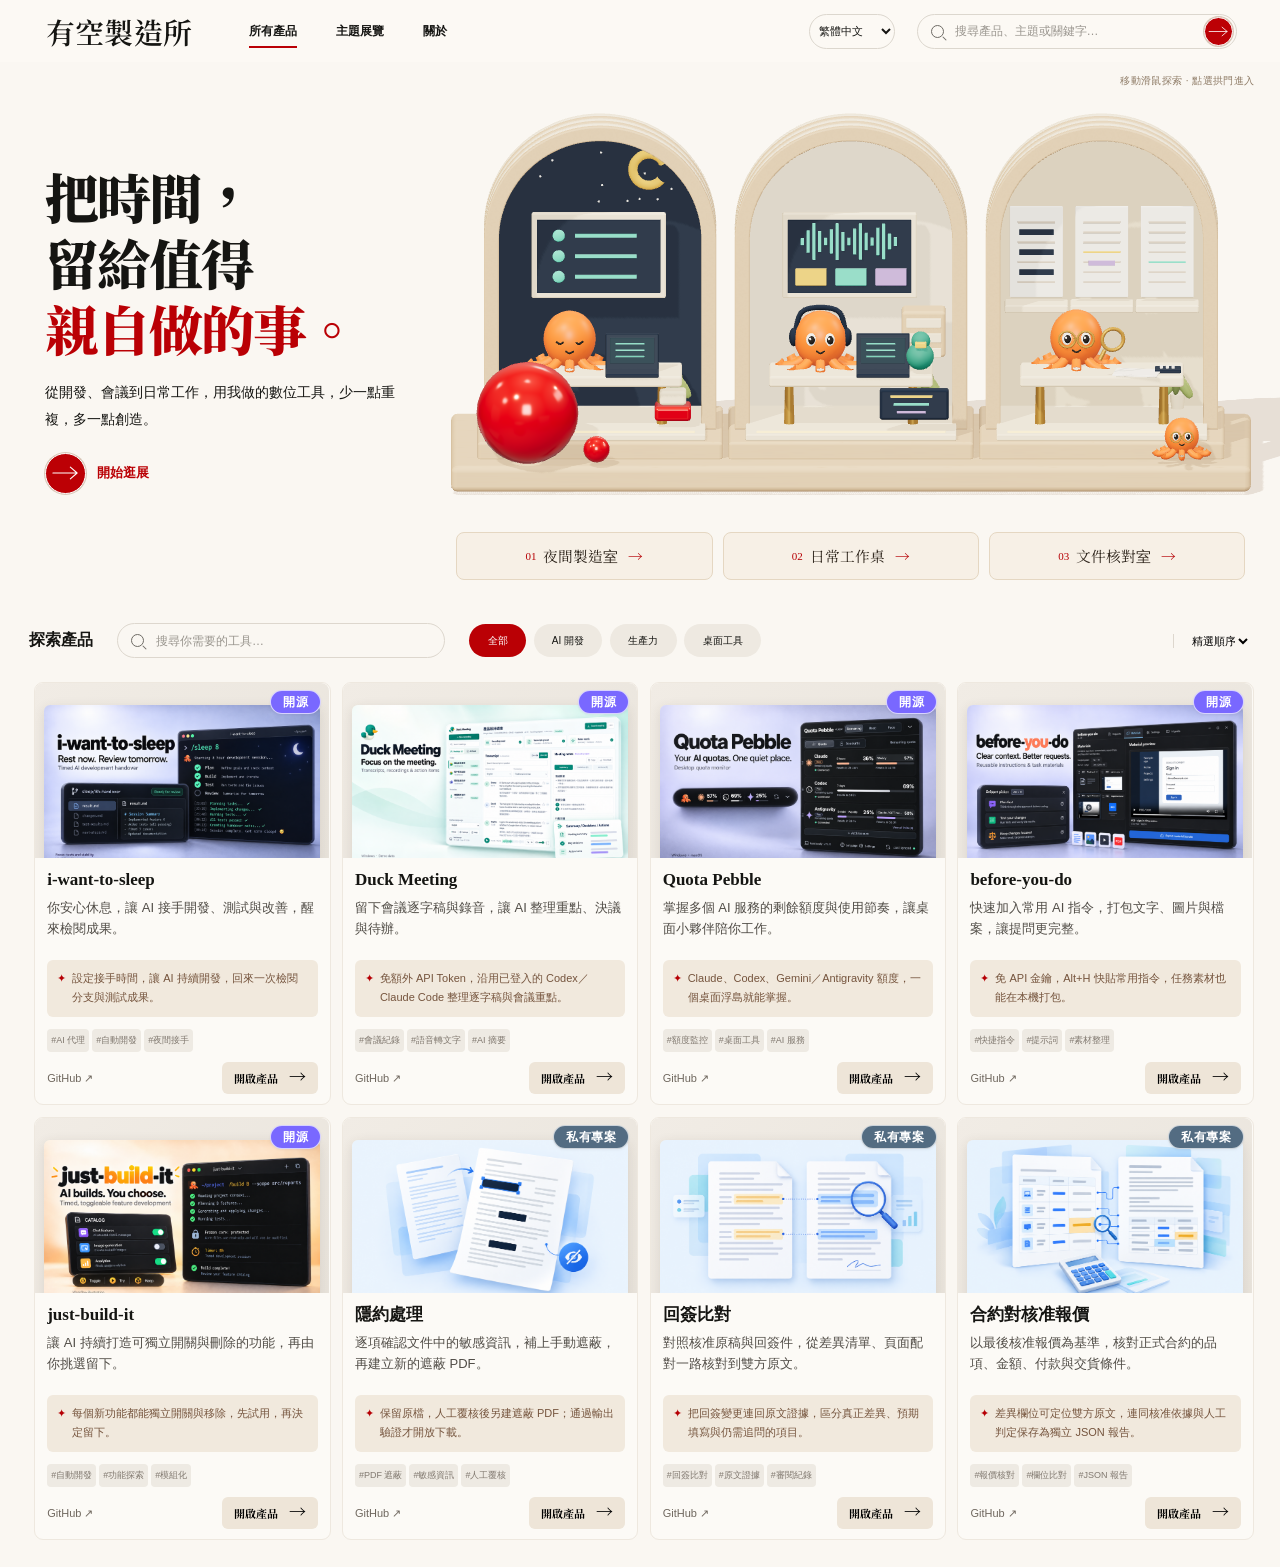
<file: index.html>
<!doctype html><html lang="zh-Hant"><meta charset="utf-8"><meta name="viewport" content="width=device-width, initial-scale=1"><title>有空製造所 — Arthur Wang 的數位產品展覽</title><meta name="description" content="探索 Arthur Wang 製作的數位產品：AI 開發、會議記錄、合約核對與桌面工具。">
<link rel="stylesheet" href="prototype.css"><link rel="stylesheet" href="portal-world.css">
<header><a href="#"><b>有空製造所</b></a><nav><a href="#products">所有產品</a><a href="#exhibition" id="nav-exhibition">主題展覽</a><a href="#about" id="about">關於</a></nav><div class="header-search"><span class="search-icon" aria-hidden="true"></span><input id="global-search" placeholder="搜尋產品、主題或關鍵字…" aria-label="全站搜尋"><button class="search-submit round-arrow" aria-label="查看搜尋結果"><svg viewBox="0 0 32 24" aria-hidden="true" focusable="false"><path d="M3 12h25m-7-6 7 6-7 6"/></svg></button></div></header>
<main><section class="hero"><div class="intro"><h1>把時間，<br>留給值得<br><span class="red">親自做的事。</span></h1><p>從開發、會議到日常工作，用我做的數位工具，少一點重複，多一點創造。</p><a class="primary" href="#products"><span class="circle round-arrow" aria-hidden="true"><svg viewBox="0 0 32 24" aria-hidden="true" focusable="false"><path d="M3 12h25m-7-6 7 6-7 6"/></svg></span>探索所有產品</a></div><section class="feature" id="exhibition" aria-label="主題展覽">
 <img class="exhibition-art" src="portal-world-fallback.png" alt="章魚策展人：章魚角色、產品情境展框與暖白紅色雕塑">
 <div class="exhibition-copy" id="exhibition-panel" role="tabpanel" aria-labelledby="exhibition-tab-0">
  <p class="exhibition-eyebrow">主題展覽 <span id="exhibition-number">01</span></p>
  <h2><span id="exhibition-title">讓工具接手</span><span id="exhibition-english" lang="en">Made for Your Day</span></h2>
  <p id="exhibition-subtitle">當重複的事交給工具，<br>你想把時間留給什麼？</p>
  <div class="exhibition-curator"><p>策展人 <span id="exhibition-curator">Arthur Wang</span></p><p id="exhibition-note">從夜間開發、會議紀錄到桌面陪伴，<br>八件源自真實需求的數位作品，<br>讓日常工作，多一點從容。</p></div>
  <button class="exhibition-link" id="enter">進入展覽 <span aria-hidden="true">→</span></button>
 </div>
 <p class="exhibition-motto" lang="en">LESS<br>BUSY.<br>MORE<br>POSSIBILITY.</p>
 <div class="exhibition-tabs" role="tablist" aria-label="選擇主題展覽"><button id="exhibition-tab-0" role="tab" aria-selected="true" aria-controls="exhibition-panel" tabindex="0" data-slide="0">01</button><button id="exhibition-tab-1" role="tab" aria-selected="false" aria-controls="exhibition-panel" tabindex="-1" data-slide="1">02</button><button id="exhibition-tab-2" role="tab" aria-selected="false" aria-controls="exhibition-panel" tabindex="-1" data-slide="2">03</button></div>
</section></section>
<section id="products"><div class="toolbar"><b>探索產品</b><label class="product-search"><span class="search-icon" aria-hidden="true"></span><input id="search" placeholder="搜尋你需要的工具…" aria-label="搜尋產品"></label><div class="chips" id="categories"></div><select id="sort" aria-label="產品排序"><option value="default">精選順序</option><option value="category">類別排序</option><option value="name">名稱排序</option></select><small id="count" aria-live="polite"></small></div><div class="grid"><article class="card" data-id="i-want-to-sleep" data-category="AI 開發" data-order="1">
 <div class="product-visual"><div class="product-preview"><img src="products/i-want-to-sleep-marketplace-v2.png" alt="i-want-to-sleep 產品情境示意圖，參考 README 原圖生成"></div><span class="product-badge product-badge--opensource">開源</span></div>
 <div class="card-copy"><h3>i-want-to-sleep</h3><p>你安心休息，讓 AI 接手開發、測試與改善，醒來檢閱成果。</p><p class="product-highlight"><span aria-hidden="true">✦</span><span>設定接手時間，讓 AI 持續開發，回來一次檢閱分支與測試成果。</span></p></div>
 <footer><small><span class="tag">#AI 代理</span><span class="tag">#自動開發</span><span class="tag">#夜間接手</span></small><div class="card-actions"><a class="card-github" href="https://github.com/jaylooloomi/i-want-to-sleep" target="_blank" rel="noopener noreferrer" aria-label="i-want-to-sleep GitHub（另開分頁）" title="查看 GitHub">GitHub ↗</a><button class="open" aria-label="開啟產品：i-want-to-sleep">開啟產品 <span aria-hidden="true">→</span></button></div></footer>
</article>
<article class="card" data-id="i-want-to-duck-meeting" data-category="生產力" data-order="2">
 <div class="product-visual"><div class="product-preview"><img src="products/i-want-to-duck-meeting-marketplace-v2.png" alt="Duck Meeting 產品情境示意圖，參考 README 原圖生成"></div><span class="product-badge product-badge--opensource">開源</span></div>
 <div class="card-copy"><h3>Duck Meeting</h3><p>留下會議逐字稿與錄音，讓 AI 整理重點、決議與待辦。</p><p class="product-highlight"><span aria-hidden="true">✦</span><span>免額外 API Token，沿用已登入的 Codex／Claude Code 整理逐字稿與會議重點。</span></p></div>
 <footer><small><span class="tag">#會議紀錄</span><span class="tag">#語音轉文字</span><span class="tag">#AI 摘要</span></small><div class="card-actions"><a class="card-github" href="https://github.com/jaylooloomi/i-want-to-duck-meeting" target="_blank" rel="noopener noreferrer" aria-label="Duck Meeting GitHub（另開分頁）" title="查看 GitHub">GitHub ↗</a><button class="open" aria-label="開啟產品：Duck Meeting">開啟產品 <span aria-hidden="true">→</span></button></div></footer>
</article>
<article class="card" data-id="quota-pebble" data-category="桌面工具" data-order="3">
 <div class="product-visual"><div class="product-preview"><img src="products/quota-pebble-marketplace-v2.png" alt="Quota Pebble 產品情境示意圖，參考 README 原圖生成"></div><span class="product-badge product-badge--opensource">開源</span></div>
 <div class="card-copy"><h3>Quota Pebble</h3><p>掌握多個 AI 服務的剩餘額度與使用節奏，讓桌面小夥伴陪你工作。</p><p class="product-highlight"><span aria-hidden="true">✦</span><span>Claude、Codex、Gemini／Antigravity 額度，一個桌面浮島就能掌握。</span></p></div>
 <footer><small><span class="tag">#額度監控</span><span class="tag">#桌面工具</span><span class="tag">#AI 服務</span></small><div class="card-actions"><a class="card-github" href="https://github.com/jaylooloomi/quota-pebble" target="_blank" rel="noopener noreferrer" aria-label="Quota Pebble GitHub（另開分頁）" title="查看 GitHub">GitHub ↗</a><button class="open" aria-label="開啟產品：Quota Pebble">開啟產品 <span aria-hidden="true">→</span></button></div></footer>
</article>
<article class="card" data-id="before-you-do" data-category="生產力" data-order="4">
 <div class="product-visual"><div class="product-preview"><img src="products/before-you-do-marketplace-v2.png" alt="before-you-do 產品情境示意圖，參考 README 原圖生成"></div><span class="product-badge product-badge--opensource">開源</span></div>
 <div class="card-copy"><h3>before-you-do</h3><p>快速加入常用 AI 指令，打包文字、圖片與檔案，讓提問更完整。</p><p class="product-highlight"><span aria-hidden="true">✦</span><span>免 API 金鑰，Alt+H 快貼常用指令，任務素材也能在本機打包。</span></p></div>
 <footer><small><span class="tag">#快捷指令</span><span class="tag">#提示詞</span><span class="tag">#素材整理</span></small><div class="card-actions"><a class="card-github" href="https://github.com/jaylooloomi/before-you-do" target="_blank" rel="noopener noreferrer" aria-label="before-you-do GitHub（另開分頁）" title="查看 GitHub">GitHub ↗</a><button class="open" aria-label="開啟產品：before-you-do">開啟產品 <span aria-hidden="true">→</span></button></div></footer>
</article>
<article class="card" data-id="just-build-it" data-category="AI 開發" data-order="5">
 <div class="product-visual"><div class="product-preview"><img src="products/just-build-it-marketplace-v2.png" alt="just-build-it 產品情境示意圖，參考 README 原圖生成"></div><span class="product-badge product-badge--opensource">開源</span></div>
 <div class="card-copy"><h3>just-build-it</h3><p>讓 AI 持續打造可獨立開關與刪除的功能，再由你挑選留下。</p><p class="product-highlight"><span aria-hidden="true">✦</span><span>每個新功能都能獨立開關與移除，先試用，再決定留下。</span></p></div>
 <footer><small><span class="tag">#自動開發</span><span class="tag">#功能探索</span><span class="tag">#模組化</span></small><div class="card-actions"><a class="card-github" href="https://github.com/jaylooloomi/just-build-it" target="_blank" rel="noopener noreferrer" aria-label="just-build-it GitHub（另開分頁）" title="查看 GitHub">GitHub ↗</a><button class="open" aria-label="開啟產品：just-build-it">開啟產品 <span aria-hidden="true">→</span></button></div></footer>
</article>
<article class="card" data-id="contract-redact" data-category="生產力" data-order="6">
 <div class="product-visual"><div class="product-preview"><img src="products/contract-redact.png" alt="隱約處理 產品功能示意插畫"></div><span class="product-badge product-badge--private">私有專案</span></div>
 <div class="card-copy"><h3>隱約處理</h3><p>逐項確認文件中的敏感資訊，補上手動遮蔽，再建立新的遮蔽 PDF。</p><p class="product-highlight"><span aria-hidden="true">✦</span><span>保留原檔，人工覆核後另建遮蔽 PDF；通過輸出驗證才開放下載。</span></p></div>
 <footer><small><span class="tag">#PDF 遮蔽</span><span class="tag">#敏感資訊</span><span class="tag">#人工覆核</span></small><div class="card-actions"><a class="card-github" href="https://github.com/jaylooloomi/marketplace-contract-ocr-ai" target="_blank" rel="noopener noreferrer" aria-label="隱約處理 GitHub（另開分頁）" title="查看 GitHub">GitHub ↗</a><button class="open" aria-label="開啟產品：隱約處理">開啟產品 <span aria-hidden="true">→</span></button></div></footer>
</article>
<article class="card" data-id="contract-signback" data-category="生產力" data-order="7">
 <div class="product-visual"><div class="product-preview"><img src="products/contract-signback.png" alt="回簽比對 產品功能示意插畫"></div><span class="product-badge product-badge--private">私有專案</span></div>
 <div class="card-copy"><h3>回簽比對</h3><p>對照核准原稿與回簽件，從差異清單、頁面配對一路核對到雙方原文。</p><p class="product-highlight"><span aria-hidden="true">✦</span><span>把回簽變更連回原文證據，區分真正差異、預期填寫與仍需追問的項目。</span></p></div>
 <footer><small><span class="tag">#回簽比對</span><span class="tag">#原文證據</span><span class="tag">#審閱紀錄</span></small><div class="card-actions"><a class="card-github" href="https://github.com/jaylooloomi/marketplace-contract-ocr-ai" target="_blank" rel="noopener noreferrer" aria-label="回簽比對 GitHub（另開分頁）" title="查看 GitHub">GitHub ↗</a><button class="open" aria-label="開啟產品：回簽比對">開啟產品 <span aria-hidden="true">→</span></button></div></footer>
</article>
<article class="card" data-id="contract-quote" data-category="生產力" data-order="8">
 <div class="product-visual"><div class="product-preview"><img src="products/contract-quote.png" alt="合約對核准報價 產品功能示意插畫"></div><span class="product-badge product-badge--private">私有專案</span></div>
 <div class="card-copy"><h3>合約對核准報價</h3><p>以最後核准報價為基準，核對正式合約的品項、金額、付款與交貨條件。</p><p class="product-highlight"><span aria-hidden="true">✦</span><span>差異欄位可定位雙方原文，連同核准依據與人工判定保存為獨立 JSON 報告。</span></p></div>
 <footer><small><span class="tag">#報價核對</span><span class="tag">#欄位比對</span><span class="tag">#JSON 報告</span></small><div class="card-actions"><a class="card-github" href="https://github.com/jaylooloomi/marketplace-contract-ocr-ai" target="_blank" rel="noopener noreferrer" aria-label="合約對核准報價 GitHub（另開分頁）" title="查看 GitHub">GitHub ↗</a><button class="open" aria-label="開啟產品：合約對核准報價">開啟產品 <span aria-hidden="true">→</span></button></div></footer>
</article></div><div id="empty" hidden>找不到符合的產品。<button id="reset">清除搜尋與分類</button></div></section></main><div id="notice">產品資料來自作者的 GitHub README；卡片主視覺為參考原圖生成的情境插畫。 <a href="wireframe.svg">Wireframe</a> · <a href="wireflow.svg">Wireflow</a></div>
<dialog id="detail" aria-labelledby="detail-title"><button class="close" type="button" aria-label="關閉詳情"><svg viewBox="0 0 24 24" aria-hidden="true" focusable="false"><path d="m5 5 14 14M19 5 5 19"/></svg></button><div id="detail-body"></div></dialog>
<script src="products/product-data.js"></script><script src="prototype.js"></script><script src="exhibition.js"></script><script src="locales.js"></script><script src="product-locales.js"></script><script src="contract-locales.js"></script><script src="i18n.js"></script><script src="portal-world.bundle.js"></script></html>
</file>
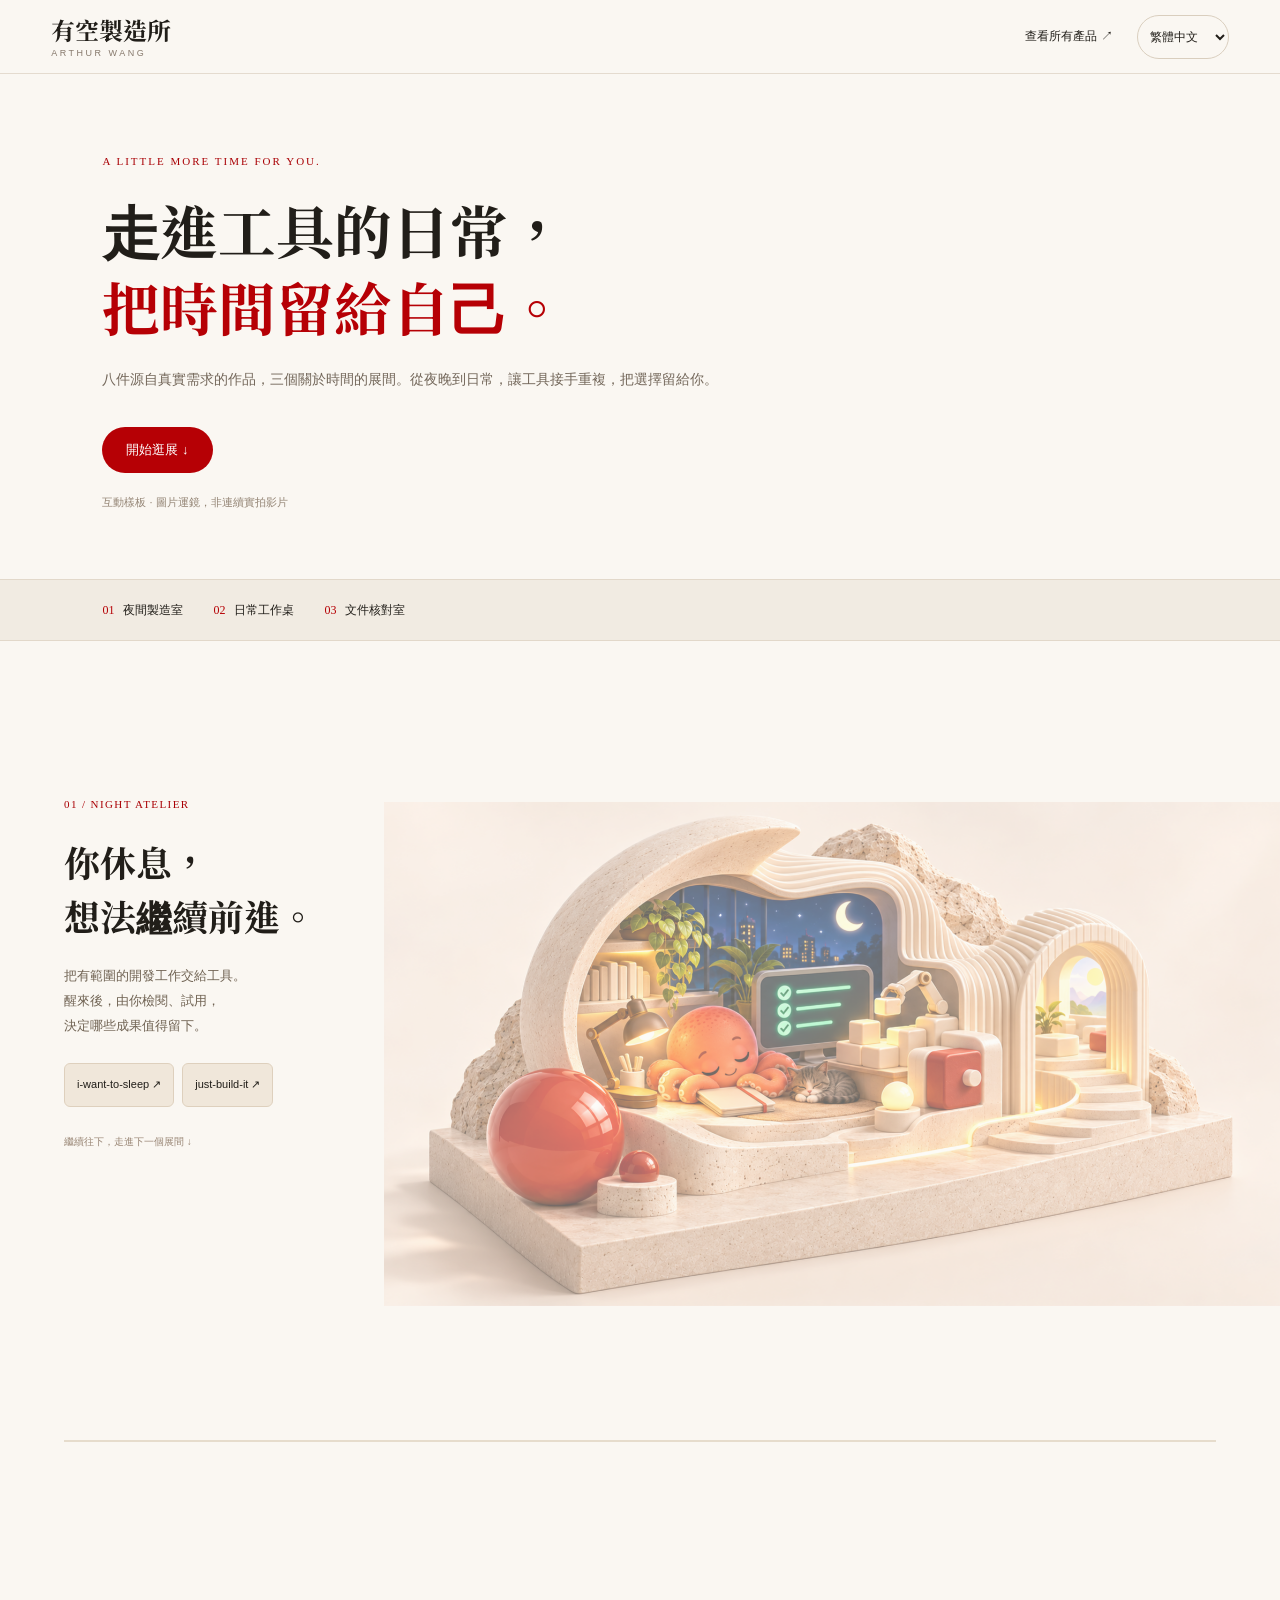
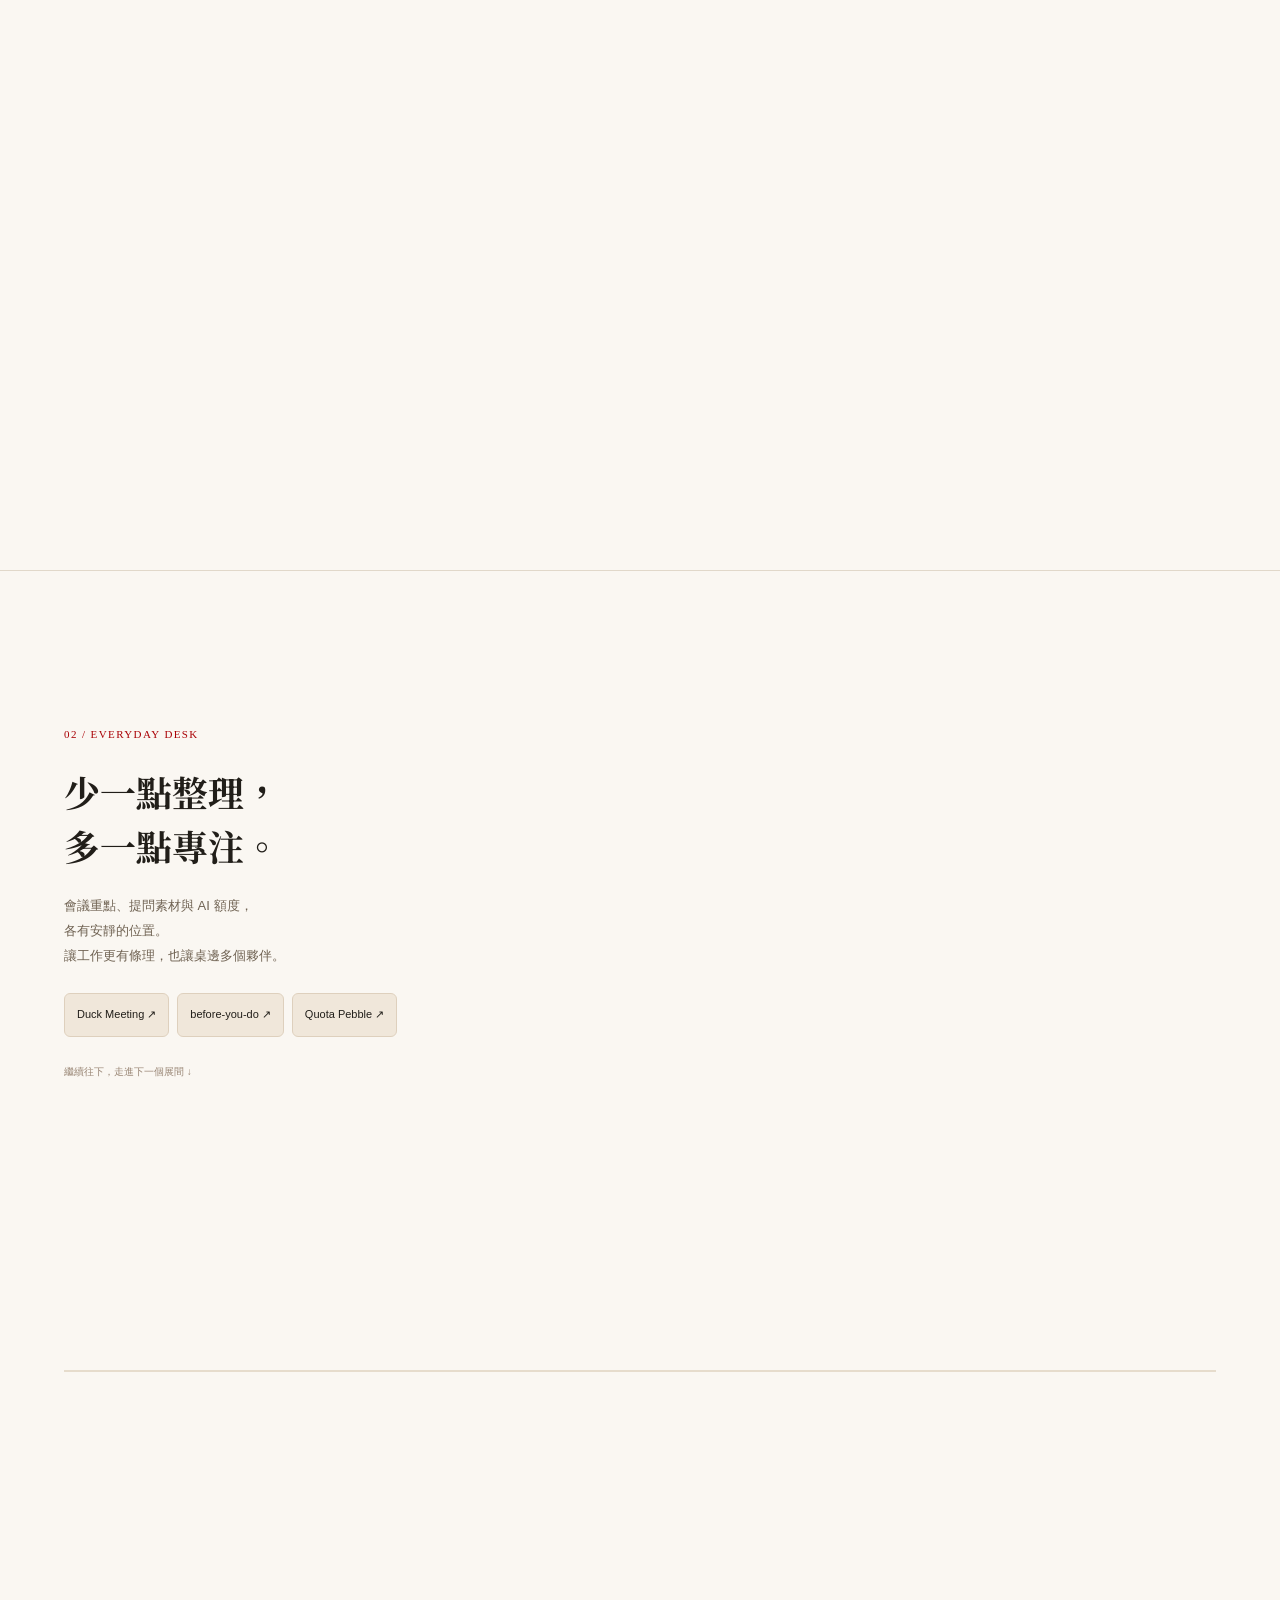
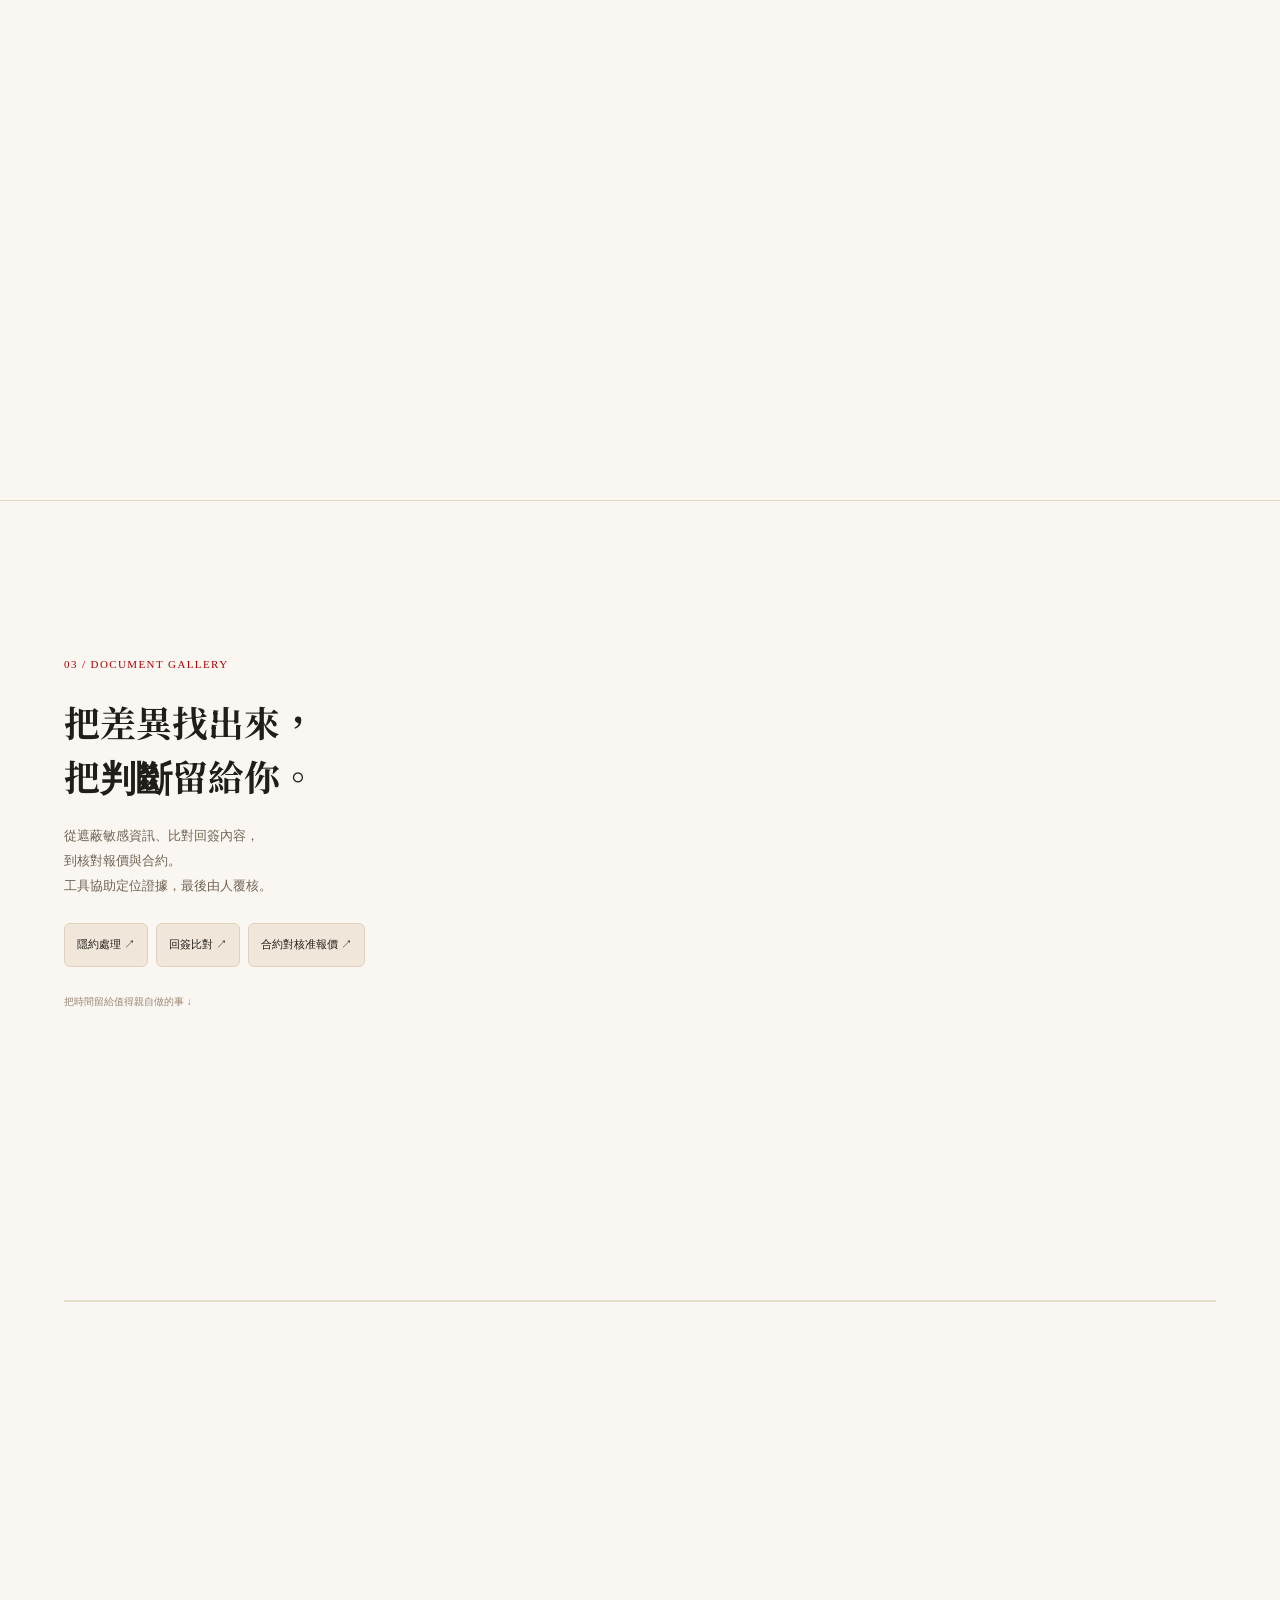
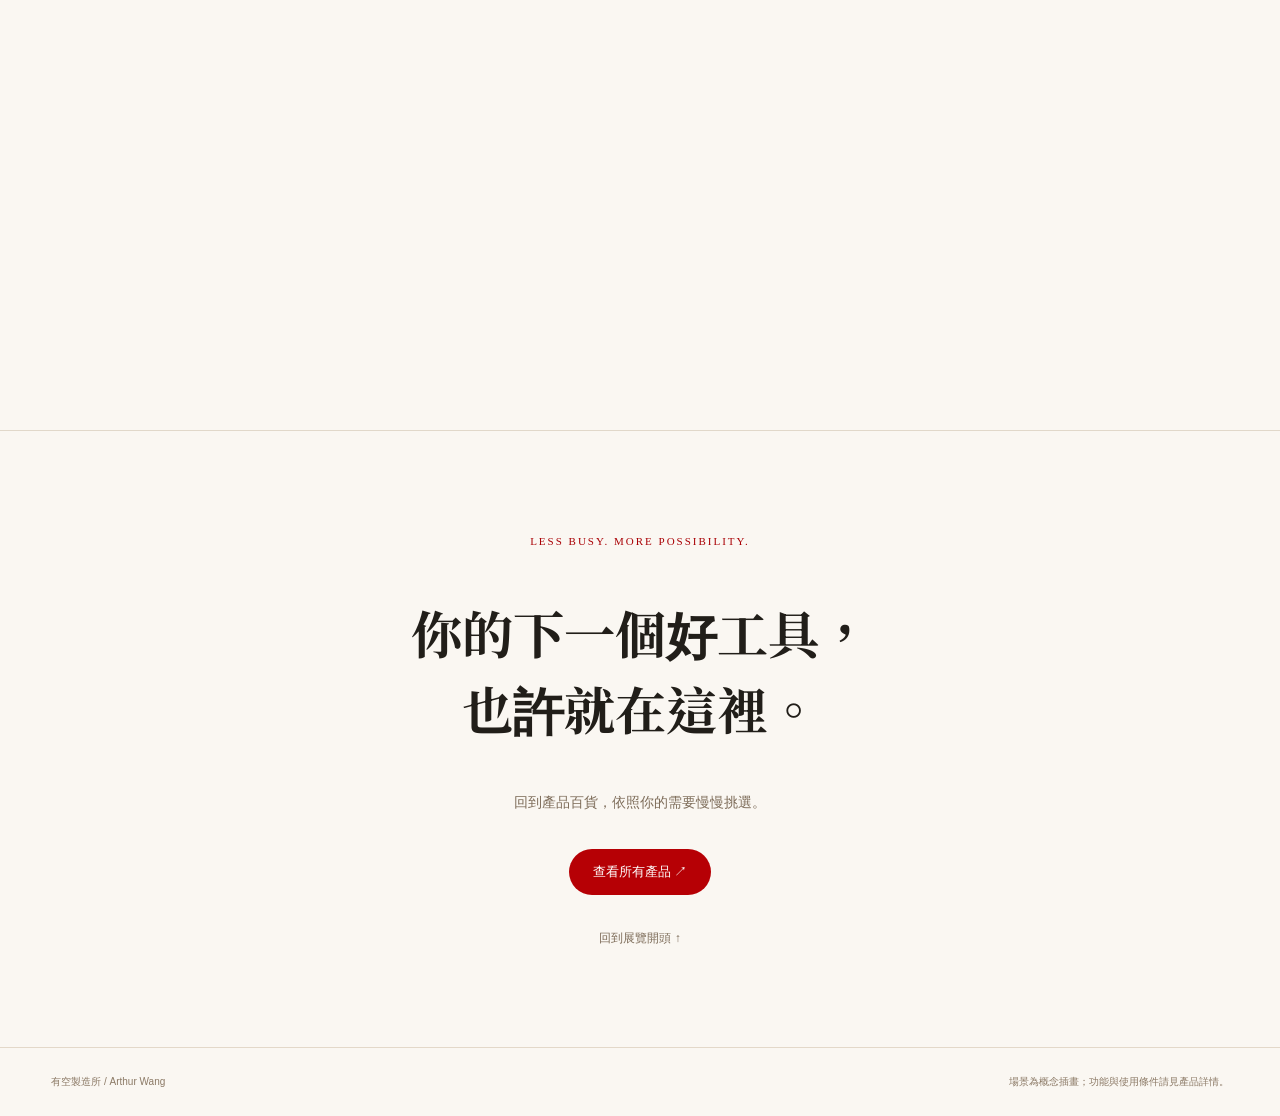
<file: exhibition-preview.html>
<!doctype html><html lang="zh-Hant"><head><meta charset="utf-8"><meta name="viewport" content="width=device-width,initial-scale=1"><meta name="description" content="走進有空製造所的三個微型展間，探索八件數位作品。"><title>有空製造所 · 走進工具的日常</title><link rel="stylesheet" href="exhibition-preview.css"></head>
<body data-home="./"><header><a class="brand home-link" href="./">有空製造所<span>ARTHUR WANG</span></a><div class="header-actions"><a class="skip home-link" href="./#products" data-text="all">查看所有產品 ↗</a><select id="language" aria-label="語言"><option value="zh-TW">繁體中文</option><option value="en">English</option><option value="ja">日本語</option><option value="ko">한국어</option></select></div></header>
<main><section class="opening"><div class="overline">A LITTLE MORE TIME FOR YOU.</div><h1 data-text="title">走進工具的日常，<br><em>把時間留給自己。</em></h1><p data-text="intro">八件源自真實需求的作品，三個關於時間的展間。從夜晚到日常，讓工具接手重複，把選擇留給你。</p><a class="start" href="#night" data-text="start">開始逛展 ↓</a><small data-text="notice">互動樣板 · 圖片運鏡，非連續實拍影片</small></section>
<nav class="chapter-nav" aria-label="展覽章節"><a href="#night"><b>01</b><span data-chapter="0">夜間製造室</span></a><a href="#day"><b>02</b><span data-chapter="1">日常工作桌</span></a><a href="#documents"><b>03</b><span data-chapter="2">文件核對室</span></a></nav>
<section class="chapter" id="night" data-scene="0"><div class="stage"><div class="art"><img src="exhibition-storyboard-v1/01-night-atelier.png" alt="夜間製造室" fetchpriority="high"></div><article><span class="scene-number">01 / NIGHT ATELIER</span><h2></h2><p class="description"></p><div class="product-links"></div><span class="scroll-cue" data-text="scroll">繼續往下，走進下一個展間 ↓</span></article><span class="scene-progress" aria-hidden="true"><i></i></span></div></section>
<section class="chapter" id="day" data-scene="1"><div class="stage"><div class="art"><img src="exhibition-storyboard-v1/02-everyday-desk.png" alt="日常工作桌" loading="lazy"></div><article><span class="scene-number">02 / EVERYDAY DESK</span><h2></h2><p class="description"></p><div class="product-links"></div><span class="scroll-cue" data-text="scroll">繼續往下，走進下一個展間 ↓</span></article><span class="scene-progress" aria-hidden="true"><i></i></span></div></section>
<section class="chapter" id="documents" data-scene="2"><div class="stage"><div class="art"><img src="exhibition-storyboard-v1/03-document-gallery.png" alt="文件核對室" loading="lazy"></div><article><span class="scene-number">03 / DOCUMENT GALLERY</span><h2></h2><p class="description"></p><div class="product-links"></div><span class="scroll-cue" data-text="endingCue">把時間留給值得親自做的事 ↓</span></article><span class="scene-progress" aria-hidden="true"><i></i></span></div></section>
<section class="ending"><span class="overline">LESS BUSY. MORE POSSIBILITY.</span><h2 data-text="endTitle">你的下一個好工具，<br>也許就在這裡。</h2><p data-text="endCopy">回到產品百貨，依照你的需要慢慢挑選。</p><a class="start home-link" href="./#products" data-text="all">查看所有產品 ↗</a><a class="back-top" href="#" data-text="back">回到展覽開頭 ↑</a></section></main>
<footer><span>有空製造所 / Arthur Wang</span><span data-text="disclosure">場景為概念插畫；功能與使用條件請見產品詳情。</span></footer>
<script src="products/product-data.js"></script><script src="product-locales.js"></script><script src="contract-locales.js"></script><script src="exhibition-preview.js"></script></body></html>
</file>
<file: prototype.css>
@font-face{font-family:Portfolio Serif;src:url('assets/fonts/noto-serif-tc-400.woff2') format('woff2');font-weight:400;font-display:swap}
@font-face{font-family:Portfolio Serif;src:url('assets/fonts/noto-serif-tc-500.woff2') format('woff2');font-weight:500;font-display:swap}
@font-face{font-family:Portfolio Serif;src:url('assets/fonts/noto-serif-tc-600.woff2') format('woff2');font-weight:600;font-display:swap}
@font-face{font-family:Portfolio Serif;src:url('assets/fonts/noto-serif-tc-700.woff2') format('woff2');font-weight:700;font-display:swap}
@font-face{font-family:Portfolio Serif;src:url('assets/fonts/noto-serif-tc-900.woff2') format('woff2');font-weight:900;font-display:swap}
:root{--paper:#faf7f2;--ink:#151512;--red:#ba0005;--serif:'Portfolio Serif',Georgia,serif}
*{box-sizing:border-box}html{scroll-behavior:smooth}body{margin:0;background:var(--paper);color:var(--ink);font-family:'Microsoft JhengHei',Arial,sans-serif}button,a,input,select{font:inherit}button,a,select{cursor:pointer}button{border:0}a{color:inherit;text-decoration:none}button:focus-visible,a:focus-visible,input:focus-visible,select:focus-visible{outline:2px solid var(--red);outline-offset:4px}[hidden]{display:none!important}
header{height:62px;padding:0 38px 0 40px;display:flex;align-items:center;justify-content:space-between;gap:22px;background:#fcf9f4}header b{font:700 27px var(--serif);white-space:nowrap;letter-spacing:-1px}header b small{font:700 15px Georgia,serif;letter-spacing:0;margin-left:8px}nav{display:flex;gap:39px;align-items:center;margin-left:34px}nav a{font-size:12px;font-weight:700;position:relative;padding:15px 0}nav a:first-child:after{content:'';position:absolute;bottom:7px;height:2px;background:var(--red);left:0;right:0}.header-search{width:346px;height:35px;border:1px solid #dcd7ce;border-radius:24px;display:flex;align-items:center;padding:0 3px 0 13px;gap:9px}.search-icon{display:inline-block;width:13px;height:13px;border:1px solid #6e6b65;border-radius:50%;position:relative;flex:none}.search-icon:after{content:'';width:5px;height:1px;background:#6e6b65;position:absolute;right:-4px;bottom:-2px;transform:rotate(45deg)}input{font-size:12px;border:0;background:transparent;min-width:0;outline-offset:2px}input::placeholder{color:#99958e}#global-search{width:100%;height:30px}.search-submit{width:29px;height:29px;border-radius:50%;background:var(--red);color:#fff;font-size:21px;flex:none;line-height:24px}
.hero{height:364px;display:grid;grid-template-columns:466px minmax(0,1fr);background:radial-gradient(ellipse at 22% 100%,#eee5d9,transparent 70%),#faf7f2}.intro{padding:13px 27px 0 40px;overflow:hidden}.intro h1{font-family:var(--serif);font-size:64px;font-weight:900;line-height:1.17;letter-spacing:-3px;margin:0 0 10px;white-space:nowrap}.red{color:var(--red)}.intro p{font-family:var(--serif);font-size:14px;font-weight:500;line-height:1.85;margin:0 0 13px;letter-spacing:.2px}.primary{color:#fff;background:var(--red);border-radius:24px;padding:12px 20px;display:inline-block}.intro .primary{background:none;color:var(--red);padding:0;display:inline-flex;align-items:center;gap:11px;font-size:13px;font-weight:700}.intro .primary .circle{width:41px;height:41px;display:grid;place-items:center;background:var(--red);color:white;border-radius:50%;font-size:26px;font-weight:300;border:1px solid white;box-shadow:0 0 0 1px #d9c9bc}.feature{position:relative;min-width:0;overflow:hidden}.feature>img{display:block;width:100%;height:100%;object-fit:fill}.exhibition-link{position:absolute;left:14px;bottom:24px;background:none;color:transparent;width:130px;height:35px;border-radius:4px}.exhibition-link:hover{background:#b0000009}.exhibition-link:focus-visible{color:var(--red);background:var(--paper)}
.toolbar{height:82px;display:flex;align-items:center;padding:0 29px;gap:21px}.toolbar>b{font-size:16px;white-space:nowrap}.product-search{width:288px;flex:none;border:1px solid #ddd7ce;height:35px;display:flex;align-items:center;gap:10px;border-radius:24px;padding:0 13px}.product-search input{width:100%;height:30px}.chips{display:flex;align-items:center;gap:7px;white-space:nowrap}.chips button{font-size:10px;color:#79746d;background:#eee9e1;padding:0 16px;height:33px;border-radius:22px}.chips button.active{color:white;background:var(--red)}select{border:0;border-left:1px solid #ddd7ce;padding-left:14px;margin-left:auto;background:none;font-size:11px;width:78px;flex:none}#count{position:absolute;width:1px;height:1px;overflow:hidden;clip-path:inset(50%)}.grid{display:grid;grid-template-columns:repeat(4,minmax(0,1fr));gap:10px;padding:0 23px 27px 30px}.card{min-width:0;height:282px;border:1px solid #eee8df;border-radius:9px;overflow:hidden;background:#fcfaf6;display:flex;flex-direction:column}.card>img{display:block;width:100%;height:157px;object-fit:fill;flex:none}.card h3{font-family:var(--serif);font-size:15px;line-height:23px;font-weight:800;margin:4px 12px 4px;white-space:nowrap}.card h3 span{font:700 16px Georgia,serif;margin-left:5px}.card p{font-family:var(--serif);font-size:12px;line-height:19px;font-weight:500;margin:0 12px;color:#514d47;min-height:38px;max-width:235px}.card footer{margin:9px 12px 10px;display:flex;align-items:center;gap:7px;justify-content:space-between;margin-top:auto}.card small{display:flex;gap:3px;white-space:nowrap}.tag{background:#eeeae3;border-radius:4px;color:#817970;font-size:9px;padding:5px 3px}.open{font-family:var(--serif);font-size:10px;font-weight:700;background:#eee5d8;border-radius:6px;white-space:nowrap;padding:8px 13px}.open:hover{background:#e2d6c5}.open span{margin-left:8px;font-size:17px;line-height:10px}.card:has(.open:hover){border-color:#d1bdab}#empty{text-align:center;padding:50px}#reset{padding:12px;border-radius:8px;margin-left:14px}#notice{display:none}
dialog{border:1px solid #ded6ca;border-radius:15px;max-width:720px;width:90%;padding:28px;background:var(--paper);max-height:90vh;overflow:auto}dialog::backdrop{background:#0009}dialog img{width:100%;border-radius:8px}dialog p{line-height:1.8}.close{float:right;padding:8px 12px;border-radius:50%;background:#ece4d9}body.wire{filter:grayscale(1)}body.wire .card>img{visibility:hidden}body.wire .card{background:linear-gradient(#ddd 0 157px,#fafafa 157px)}body.wire .feature>img{opacity:.15}
@media(min-width:1200px){header{padding-left:3.56%;padding-right:3.39%}.hero{grid-template-columns:41.533% 58.467%;height:32.442vw}.intro{padding-top:1.16vw;padding-left:3.565vw}.intro h1{font-size:5.704vw}.intro p{font-size:1.248vw}.toolbar{gap:1.87vw}.product-search{width:25.67vw}.chips{gap:.62vw}.chips button{padding:0 1.42vw}.grid{gap:.89vw;padding-left:2.67%;padding-right:2.05%}.card{height:auto;min-height:282px}.card>img{height:auto;aspect-ratio:264/157}.card p{max-width:none}.card footer{margin-top:10px}}
@media(max-width:1050px){header{padding:0 24px}.header-search{width:260px}nav{gap:20px;margin-left:0}.toolbar{gap:12px;padding:0 24px}.product-search{width:220px}.chips button{padding:0 10px}.hero{grid-template-columns:41.5% 58.5%;height:340px}.intro{padding-left:28px}.intro h1{font-size:55px}.intro p{font-size:12px}.card h3{font-size:13px}.card h3 span{font-size:14px}.card footer{margin-left:8px;margin-right:8px}.tag{font-size:8px}.open{padding:8px}}
@media(max-width:850px){header{height:auto;min-height:105px;flex-wrap:wrap;padding:14px 22px;gap:12px}header b{font-size:23px}header b small{font-size:12px}nav{gap:20px}.header-search{width:100%;order:3}.hero{height:auto;grid-template-columns:1fr}.intro{padding:25px 25px 28px}.intro h1{font-size:54px;line-height:1.18}.intro p{font-size:14px;max-width:450px}.feature{aspect-ratio:656/364;width:100%}.toolbar{height:auto;padding:22px;flex-wrap:wrap;gap:14px}.product-search{flex:1}.chips{width:100%;overflow:auto;order:4}.chips button{font-size:12px;padding:0 17px}select{width:90px;font-size:12px}.grid{grid-template-columns:repeat(2,minmax(0,1fr));padding:0 22px 24px;gap:12px}.card{height:auto;min-height:288px}.card>img{height:auto;aspect-ratio:264/157}.card h3{font-size:15px}.card h3 span{font-size:15px}.card p{font-size:12px;max-width:none;margin-bottom:10px}.card footer{margin-top:auto}.tag{font-size:9px}.open{font-size:11px;padding:9px}}
@media(max-width:480px){header{padding:14px 18px}header b{font-size:24px}header b small{display:none}nav{gap:18px}nav a{font-size:11px}.intro h1{font-size:51px}.intro{padding-left:24px}.intro p{font-size:13px}.grid{grid-template-columns:1fr;padding:0 20px 24px;gap:15px}.card{min-height:0}.card>img{width:100%;height:auto}.card h3{font-size:18px;margin-top:10px}.card h3 span{font-size:18px}.card p{font-size:14px;line-height:1.7;margin-bottom:15px}.card footer{margin:0 12px 12px}.tag{font-size:10px}.toolbar{padding:20px}.product-search{width:auto;min-width:170px}select{margin-left:auto}.feature{aspect-ratio:656/364}.exhibition-link{bottom:5%;left:2%;width:22%;height:12%}}
@media(prefers-reduced-motion:reduce){html{scroll-behavior:auto}}
/* Desktop measurements taken from the 1122 × 1402 reference. */
@media(min-width:1051px) and (max-width:1199px){nav{position:absolute;left:411px;margin-left:0;gap:39px}.grid{grid-template-columns:264px repeat(3,minmax(0,1fr));column-gap:10px}.toolbar{gap:15px}.chips button{padding:0 17px}}
header b{font-size:29px;letter-spacing:.4px;font-weight:600}
.intro h1{margin-bottom:4px}.intro p{font-family:'Microsoft JhengHei',sans-serif;font-size:14px;line-height:25px;letter-spacing:0;margin-bottom:13px}
.card h3{font-size:16px;font-weight:700}.card p{font-family:'Microsoft JhengHei',sans-serif;font-size:13px;line-height:20px}.tag{font-size:9px}.open{font-size:11px;padding:8px 12px}
@media(max-width:850px){header b{font-size:23px}.intro p{max-width:450px}.card p{font-size:13px}.card h3{white-space:normal}.card footer{flex-wrap:wrap}}
@media(max-width:480px){.card h3{font-size:18px}.card p{font-size:14px}}

.intro p{font-size:15px}.card p{font-size:14px}@media(max-width:850px){.intro p{font-size:14px}.card p{font-size:13px}}@media(max-width:480px){.card p{font-size:14px}}
.feature{container-type:inline-size;border-left:1px solid #d1c9be}
.feature>.exhibition-art{position:absolute;inset:0;width:100%;height:100%;object-fit:fill}
.exhibition-copy{position:absolute;inset:0;z-index:1;padding:6.7cqw 0 0 2.3cqw;pointer-events:none;font-family:var(--serif)}
.exhibition-eyebrow{font-family:'Microsoft JhengHei',sans-serif;font-weight:700;font-size:1.65cqw;margin:0 0 2.1cqw}.exhibition-eyebrow span{margin-left:1.5cqw;font-family:Georgia,serif;font-weight:400}
.exhibition-copy h2{font-weight:500;font-size:3.7cqw;line-height:1.25;margin:0 0 1.8cqw;letter-spacing:-.1cqw}.exhibition-copy h2>span{display:block}.exhibition-copy h2>span[lang]{font-family:Georgia,serif;font-size:5.5cqw;letter-spacing:-.15cqw;line-height:1.08}
#exhibition-subtitle{white-space:pre-line;font-size:2.05cqw;font-weight:600;line-height:1.65;margin:0}
.exhibition-curator{position:absolute;top:34.9cqw;left:2.5cqw;width:37cqw;font-size:1.65cqw;line-height:1.6}.exhibition-curator p{margin:0}.exhibition-curator p:first-child{font-weight:700}.exhibition-curator span{margin-left:1cqw;font-family:Georgia,serif;font-weight:400}.exhibition-curator p:last-child{white-space:pre-line;font-weight:500}
.exhibition-copy .exhibition-link{pointer-events:auto;color:var(--red);font-family:var(--serif);font-weight:700;font-size:1.95cqw;left:2.5cqw;bottom:3.8cqw;top:auto;min-width:105px;width:auto;height:auto;padding:6px 0;background:none;border-radius:0}.exhibition-link span{margin-left:1.2cqw}.exhibition-link:hover{text-decoration:underline;text-underline-offset:5px}
.exhibition-motto{position:absolute;top:4.1cqw;right:2.5cqw;margin:0;border-left:1px solid #bcb7ae;padding:3.5cqw 0 3.5cqw 1.2cqw;font:1.55cqw/1.5 Georgia,serif;z-index:1}
.exhibition-tabs{position:absolute;right:4.5cqw;bottom:1.8cqw;display:flex;gap:1.9cqw;z-index:2}.exhibition-tabs button{position:relative;background:none;color:#4e4941;font:1.8cqw Georgia,serif;padding:8px 3px 12px;min-width:22px;min-height:30px}.exhibition-tabs button:after{content:'';position:absolute;bottom:2px;height:2px;background:#dbd3c6;left:3px;right:3px}.exhibition-tabs button[aria-selected=true]{color:#111}.exhibition-tabs button[aria-selected=true]:after{background:var(--red)}
@media(max-width:480px){.feature{aspect-ratio:auto;min-height:350px;background:#f4eee5}.feature>.exhibition-art{height:217px;top:auto;bottom:0}.exhibition-copy{padding-top:22px;padding-left:20px}.exhibition-eyebrow{font-size:11px;margin-bottom:10px}.exhibition-copy h2{font-size:23px;margin-bottom:10px}.exhibition-copy h2>span[lang]{font-size:28px}#exhibition-subtitle{font-size:12px}.exhibition-curator{top:175px;left:20px;width:210px;font-size:11px}.exhibition-copy .exhibition-link{left:20px;bottom:25px;font-size:13px}.exhibition-motto{font-size:9px;top:20px;right:15px}.exhibition-tabs{right:15px;bottom:12px;gap:10px}.exhibition-tabs button{font-size:12px;min-width:30px;min-height:35px}}
.round-arrow{display:inline-grid!important;place-items:center;flex-shrink:0;padding:0!important;background:#bc0005!important;border:1px solid #fff!important;box-shadow:0 0 0 1px #d7c8b8!important;border-radius:50%;color:white;transition:background-color .15s,box-shadow .15s}
.round-arrow svg{width:31px;height:24px;display:block;fill:none;stroke:currentColor;stroke-width:1.1;stroke-linecap:round;stroke-linejoin:round}
.intro .primary .circle{width:41px;height:41px}.search-submit.round-arrow{width:29px;height:29px}.search-submit.round-arrow svg{width:23px;height:19px}.round-arrow:hover,.primary:hover .round-arrow{background:#a50004!important;box-shadow:0 0 0 1px #bb9882!important}
.product-visual{position:relative;flex:none;width:100%;height:157px;overflow:hidden;border-radius:8px 8px 0 0;container-type:inline-size}.product-visual>img{display:block;width:100%;height:100%;object-fit:fill}
/* Opaque DOM labels cover the labels embedded in the preserved source crops. */
.product-badge{position:absolute;right:1.1%;top:2%;min-width:24%;height:18%;padding:0 9px;display:inline-flex;align-items:center;justify-content:center;white-space:nowrap;border-radius:100px;background:#7968ff;color:white;font-family:'Microsoft JhengHei',sans-serif;font-size:4.8cqw;line-height:1;font-weight:700;border:1px solid #ffffffb3;box-shadow:0 1px 3px #0000000d;z-index:1;letter-spacing:.5px}
.product-badge--featured{background:#c90710}.product-badge--new{background:#7968ff}
body.wire .product-visual>img{visibility:hidden}body.wire .product-visual{background:#ddd}
@media(min-width:1200px){.product-visual{height:auto;aspect-ratio:264/157}}
@media(max-width:850px){.product-visual{height:auto;aspect-ratio:264/157}}


/* Keep the exhibition hover underline continuous across text and arrow. */
.exhibition-link:hover{text-decoration:none}.exhibition-link:hover:after{content:'';position:absolute;left:0;right:0;bottom:1px;height:1px;background:currentColor;pointer-events:none}


/* Shift status labels left and widen their opaque coverage over baked labels. */
.product-badge{right:2.5%;min-width:25.5%}
/* Real product cards: clean artwork, independent labels and external links. */
.card{height:auto;min-height:327px}.card-copy{padding:0 0 10px}.card h3{font-family:Georgia,'Microsoft JhengHei',serif;font-size:17px;line-height:25px;white-space:normal;overflow-wrap:anywhere;margin:9px 12px 5px}.card p{font-size:13px;line-height:21px;min-height:63px;max-width:none}.card footer{flex-wrap:wrap;gap:10px;margin-top:auto}.card small{flex-wrap:wrap}.card-actions{display:flex;align-items:center;justify-content:space-between;width:100%;gap:8px}.card-github{font:11px Arial,sans-serif;color:#6f675e;padding:7px 0}.card-github:hover{color:var(--red);text-decoration:underline;text-underline-offset:3px}.product-visual>img{object-fit:cover}.product-badge--opensource{min-width:46px;height:24px;padding:0 12px;top:7px;right:8px;font-size:12px;background:#7968ff}.tag{padding:5px 4px;font-size:9px}
dialog{width:min(820px,calc(100% - 32px));max-width:820px;padding:30px;border-radius:17px}dialog .close{position:sticky;top:0;z-index:3;width:38px;height:38px;display:grid;place-items:center;font-size:19px}.detail-meta{font-size:12px;color:#6f675c;padding-top:10px}.detail-meta span{color:#857b6f}#detail-title{font:700 29px/1.25 Georgia,'Microsoft JhengHei',sans-serif;margin:18px 0 12px;overflow-wrap:anywhere}.detail-lead{font-size:15px;color:#514b43;margin:0 0 20px}.detail-hero{margin:0 0 14px}.detail-hero img{width:100%;height:auto;aspect-ratio:264/157;object-fit:cover;display:block}.detail-hero figcaption,figcaption{font-size:11px;color:#81776b;margin-top:8px;line-height:1.7}.detail-tags{display:flex;flex-wrap:wrap;gap:6px}.detail-tags .tag{font-size:11px;padding:6px 9px}.detail-actions{display:flex;gap:10px;flex-wrap:wrap;margin:22px 0 26px}.detail-action{font-size:13px;font-weight:700;padding:12px 18px;border-radius:7px;display:inline-flex;align-items:center;gap:17px}.detail-action.secondary{border:1px solid #d5cabc;background:#f1e9de}.detail-action:hover{filter:brightness(.95)}.detail-section{border-top:1px solid #e5ddd2;padding-top:21px;margin-top:24px}.detail-section h3{font-family:var(--serif);font-size:18px;font-weight:700;margin:0 0 12px}.detail-section ul,.detail-section ol{padding-left:23px;margin:0}.detail-section li{padding-left:3px;margin:9px 0;font-size:14px;line-height:1.8}.detail-section p{font-size:13px;margin:9px 0}.detail-note{background:#eee6d9;padding:12px;border-radius:7px;color:#6b5d4b}.readme-link{color:var(--red);font-size:13px;display:inline-block;margin-top:15px}.readme-link:hover{text-decoration:underline;text-underline-offset:4px}.original-gallery figure{margin:20px 0}.original-gallery img{max-height:520px;width:100%;object-fit:contain;background:#eee9e1;display:block;padding:8px;border:1px solid #e5ddd2}.detail-bottom{border-top:1px solid #e5ddd2;padding-top:22px;margin-bottom:12px}.source-note{font-size:11px;color:#8a8176}.exhibition-link:focus-visible{color:var(--red)}
@media(max-width:480px){dialog{padding:18px;width:calc(100% - 20px);max-height:94vh}#detail-title{font-size:25px}.detail-lead{font-size:14px}.detail-section li{font-size:13px}.detail-actions{gap:8px}.detail-action{padding:12px 14px}.card{min-height:0}.card p{min-height:0}.product-badge--opensource{font-size:12px;min-width:48px;height:26px}}


/* Fixed-size SVG keeps the close icon centered independently of font metrics. */
dialog .close{padding:0;min-width:38px;min-height:38px;flex-shrink:0;line-height:1;color:var(--ink);align-items:center;justify-items:center}dialog .close svg{width:18px;height:18px;display:block;fill:none;stroke:currentColor;stroke-width:1.2;stroke-linecap:round}


.card p.product-highlight{display:flex;align-items:flex-start;gap:6px;min-height:0;max-width:none;margin:0 12px 2px;padding:9px 10px;background:#f1e9dd;border-radius:6px;color:#75543d;font-family:'Microsoft JhengHei',sans-serif;font-size:11px;line-height:1.8}.product-highlight>span:first-child{color:#b60005;flex:none}.detail-highlight{padding:13px 15px;background:#f1e9dd;border-left:3px solid var(--red);border-radius:0 7px 7px 0;font-size:14px;color:#75543d;margin:0 0 20px}.detail-highlight>span{color:var(--red)}


/* Category labels: black text; selected red pill retains white text. */
.chips button{color:#151512}.chips button.active{color:#fff}
/* A clipped preview rises into view like the marketplace reference. */
.product-visual{background:linear-gradient(135deg,#f1ece5,#e9e4dc)}
.product-preview{position:absolute;left:9px;right:9px;top:22px;aspect-ratio:264/157;transform:translateY(0);transition:transform 320ms cubic-bezier(.22,.61,.36,1),box-shadow 320ms ease;border-radius:6px;box-shadow:0 3px 12px #493a2920;will-change:transform}
.product-preview>img{display:block;width:100%;height:100%;object-fit:cover;border-radius:6px}
.card{transition:border-color 240ms ease,box-shadow 240ms ease}
.card:focus-within{border-color:#d4c7b7;box-shadow:0 5px 18px #4433220a}
.card:focus-within .product-preview{transform:translateY(-12px);box-shadow:0 8px 18px #493a2926}
@media(hover:hover) and (pointer:fine){.card:hover{border-color:#d4c7b7;box-shadow:0 5px 18px #4433220a}.card:hover .product-preview{transform:translateY(-12px);box-shadow:0 8px 18px #493a2926}}
@media(hover:none),(pointer:coarse){.product-preview{top:10px;transition:none}.card:focus-within .product-preview{transform:none}}
@media(prefers-reduced-motion:reduce){.product-preview,.card{transition:none}.product-preview{top:10px;will-change:auto}.card:hover .product-preview,.card:focus-within .product-preview{transform:none}}
body.wire .product-preview>img{visibility:hidden}


/* Give the richer exhibition artwork its own space below mobile curator copy. */
@media(max-width:480px){.feature{min-height:470px}.feature>.exhibition-art{height:230px}}


#exhibition-panel[aria-labelledby=exhibition-tab-0] #exhibition-english{font-size:4.5cqw}.exhibition-motto{font-size:1.3cqw}@media(max-width:480px){#exhibition-panel[aria-labelledby=exhibition-tab-0] #exhibition-english{font-size:25px}.exhibition-motto{font-size:8px}}

#language{width:86px;min-height:35px;margin-left:auto;padding:0 5px;border:1px solid #dcd7ce;border-radius:18px;font-size:11px;color:var(--ink);flex:none;background:#fcf9f4}
header .header-search{width:clamp(180px,25vw,346px);flex-shrink:1}
header nav{white-space:nowrap}
html:not([lang=zh-Hant]) .intro h1{font-size:48px;letter-spacing:-1.7px;line-height:1.35}
html[lang=ja]{--serif:'Yu Mincho','MS PMincho','Portfolio Serif',serif}
html[lang=ko]{--serif:'Batang','Malgun Gothic',serif}
html[lang=ja] body,html[lang=ja] .card p{font-family:'Yu Gothic','Meiryo',sans-serif}
html[lang=ko] body,html[lang=ko] .card p{font-family:'Malgun Gothic',sans-serif;word-break:keep-all;overflow-wrap:anywhere}
html[lang=ko] .intro h1{font-size:43px;letter-spacing:-1.5px}
html:not([lang=zh-Hant]) .toolbar{gap:14px}
html:not([lang=zh-Hant]) .product-search{flex:1;min-width:110px;max-width:288px;width:auto}
html:not([lang=zh-Hant]) #sort{width:116px}
html:not([lang=zh-Hant]) .chips button{padding:0 12px}
html:not([lang=zh-Hant]) .exhibition-copy h2{font-size:3.4cqw}
html:not([lang=zh-Hant]) .exhibition-curator{font-size:1.55cqw;width:41cqw}
html:not([lang=zh-Hant]) #exhibition-subtitle{font-size:1.95cqw}
html:not([lang=zh-Hant]) .product-badge--opensource{font-size:10px;padding:0 9px;max-width:calc(100% - 16px)}
.card p,.detail-section p,.detail-section li,dialog p,.tag{overflow-wrap:anywhere}
@media(min-width:1200px){html:not([lang=zh-Hant]) .intro h1{font-size:4.25vw}html[lang=ko] .intro h1{font-size:3.8vw}}
@media(min-width:851px) and (max-width:1199px){header{gap:14px}header nav{position:static;margin-left:auto;gap:22px}html:not([lang=zh-Hant]) .toolbar>b{font-size:14px}}
@media(min-width:851px) and (max-width:1050px){html:not([lang=zh-Hant]) .intro h1{font-size:39px}html[lang=ko] .intro h1{font-size:34px}header b{font-size:25px}header nav{gap:14px}}
@media(max-width:850px){#language{order:1}header nav{order:2;margin:0;width:100%;justify-content:center;gap:30px}.header-search{order:3}header .header-search{width:100%;flex-shrink:0}html:not([lang=zh-Hant]) .intro h1{font-size:52px}html[lang=ko] .intro h1{font-size:46px}html:not([lang=zh-Hant]) .product-search{max-width:none}html:not([lang=zh-Hant]) .chips{gap:7px;flex-wrap:wrap;overflow:visible;white-space:normal}html:not([lang=zh-Hant]) .chips button{padding:0 14px}}
@media(max-width:480px){html:not([lang=zh-Hant]) .intro h1{font-size:clamp(33px,10vw,42px)}html[lang=ko] .intro h1{font-size:clamp(28px,8.8vw,37px)}html:not([lang=zh-Hant]) .exhibition-copy h2{font-size:21px}html:not([lang=zh-Hant]) #exhibition-subtitle{font-size:12px}html:not([lang=zh-Hant]) .exhibition-curator{font-size:11px;width:calc(100% - 40px);top:175px}html:not([lang=zh-Hant]) .feature{min-height:505px}html:not([lang=zh-Hant]) .exhibition-copy .exhibition-link{bottom:235px}html:not([lang=zh-Hant]) .exhibition-motto{display:none}html:not([lang=zh-Hant]) .toolbar>b{width:100%}html:not([lang=zh-Hant]) .product-search{min-width:0}html:not([lang=zh-Hant]) #sort{width:110px}.card small{white-space:normal}.intro{padding-right:20px}}
/* Let translated mobile exhibition copy determine its height before the artwork. */
@media(max-width:480px){html:not([lang=zh-Hant]) .feature{min-height:0}html:not([lang=zh-Hant]) .exhibition-copy{position:relative;padding:22px 20px 250px}html:not([lang=zh-Hant]) .exhibition-curator{position:static;width:100%;margin-top:20px}html:not([lang=zh-Hant]) .exhibition-copy .exhibition-link{position:relative;left:auto;bottom:auto;display:inline-block;margin-top:16px}}
/* Private local products use a distinct status without implying an open-source license. */
.product-badge--private{min-width:46px;height:24px;padding:0 12px;top:7px;right:8px;font-size:12px;background:#536c82}
html:not([lang=zh-Hant]) .product-badge--private{font-size:10px;padding:0 9px;max-width:calc(100% - 16px)}
@media(max-width:480px){.product-badge--private{height:26px}}
</file>
<file: portal-world.css>
/* Three real geometry rooms, with ordinary HTML controls over the WebGL scene. */
.portal-hero{grid-template-columns:33% 67%;height:clamp(460px,42vw,590px);min-height:460px;background:#faf7f2}
.portal-hero .intro{align-self:center;position:relative;z-index:1;padding:20px 10px 25px 3.5vw}
.portal-hero .intro h1{font-size:clamp(43px,4.2vw,73px);line-height:1.23;letter-spacing:-2px;margin-bottom:18px}
.portal-hero .intro p{font-size:14px;line-height:1.9;margin-bottom:20px}
html[lang=en] .portal-hero .intro h1{font-size:clamp(34px,3.2vw,54px);line-height:1.3;letter-spacing:-1.5px}
html[lang=ja] .portal-hero .intro h1{font-size:clamp(34px,3.2vw,54px);line-height:1.5;letter-spacing:-1px}
html[lang=ko] .portal-hero .intro h1{font-size:clamp(30px,3vw,51px);line-height:1.5;letter-spacing:-1px}
.portal-feature{border:0;min-height:0;height:100%;overflow:hidden;container-type:inline-size;background:#faf7f2}
.portal-feature>.exhibition-copy,.portal-feature>.exhibition-motto,.portal-feature>.exhibition-tabs{display:none}
.portal-feature>.exhibition-art{inset:0;width:100%;height:calc(100% - 90px);object-fit:contain;opacity:.95}
.portal-world{position:absolute;inset:0;z-index:2}.portal-canvas{height:calc(100% - 82px);width:100%;background:transparent}.portal-canvas canvas{display:block;width:100%;height:100%;touch-action:pan-y}
.portal-feature:has(.webgl-ready)>.exhibition-art{visibility:hidden}
.portal-hint{position:absolute;top:12px;right:25px;font-size:10px;color:#8e7b66;letter-spacing:.4px;margin:0;pointer-events:none}
.portal-entries{position:absolute;bottom:20px;left:4%;right:4%;display:grid;grid-template-columns:repeat(3,minmax(0,1fr));gap:10px}
.portal-entries button{background:#f7f0e6;border:1px solid #e5d7c2;color:#30271e;border-radius:8px;padding:11px 10px;min-height:48px;display:flex;align-items:center;gap:7px;justify-content:center;font-family:var(--serif);font-size:clamp(11px,1.15vw,17px);line-height:1.5;transition:background .15s,border-color .15s}
.portal-index{color:#b60005;font:11px Georgia,serif}.portal-entries button>span:last-child{color:#b60005;margin-left:3px}.portal-entries button:hover,.portal-entries button.hovered,.portal-entries button:focus-visible{border-color:#b60005;background:#f2e3d1}.portal-entries button[aria-expanded=true]{background:#b60005;color:white;border-color:#b60005}.portal-entries button[aria-expanded=true] span{color:white}
.portal-panel{position:absolute;left:5%;right:5%;bottom:18px;padding:18px 22px 20px;background:#fffaf1f7;box-shadow:0 9px 35px #5d3e1620;border:1px solid #ddcbb0;border-radius:14px;outline-offset:3px}
.portal-back{background:none;color:#9e0004;padding:6px 0;font-size:11px;min-height:30px;margin-bottom:6px}.portal-kicker{display:block;font:10px Georgia,serif;letter-spacing:1px;color:#8b6c4e}.portal-panel h2{font-family:var(--serif);font-size:21px;line-height:1.5;margin:7px 0;overflow-wrap:anywhere}.portal-panel .portal-description{font-size:12px;line-height:1.7;margin:0 0 13px;color:#75634f;overflow-wrap:anywhere}.portal-products{display:flex;flex-wrap:wrap;gap:7px}.portal-products button{border:1px solid #d7c1a3;background:#efe1ce;color:#352719;border-radius:7px;min-height:40px;font-size:12px;padding:9px 12px;line-height:1.5}.portal-products button:hover{color:#ae0005;border-color:#ae0005}
.portal-world.in-room .portal-entries,.portal-world.in-room .portal-hint{visibility:hidden}
.portal-world.in-room .portal-canvas{height:77%}
@media(max-width:1050px) and (min-width:851px){.portal-hero{grid-template-columns:34% 66%;height:450px;min-height:450px}.portal-hero .intro{padding-left:28px}.portal-hero .intro h1{font-size:41px}.portal-hero .intro p{font-size:12px}html[lang=en] .portal-hero .intro h1{font-size:29px}html[lang=ja] .portal-hero .intro h1{font-size:31px}html[lang=ko] .portal-hero .intro h1{font-size:27px}.portal-entries{gap:5px}.portal-entries button{padding:9px 5px;font-size:11px}.portal-panel h2{font-size:18px}}
@media(max-width:850px){.portal-hero{height:auto;min-height:0;grid-template-columns:1fr}.portal-hero .intro{padding:30px 25px;max-width:620px}.portal-hero .intro h1{font-size:54px}html[lang=en] .portal-hero .intro h1{font-size:50px}html[lang=ja] .portal-hero .intro h1{font-size:46px}html[lang=ko] .portal-hero .intro h1{font-size:45px}.portal-hero .intro p{font-size:14px}.portal-feature{height:430px;min-height:0;aspect-ratio:auto}.portal-hint{top:6px;right:20px}.portal-entries button{font-size:15px}.portal-panel{left:4%;right:4%}.portal-panel h2{font-size:22px}.portal-panel .portal-description{font-size:13px}.portal-products button{min-height:44px}.portal-hero .intro .primary{min-height:44px}}
@media(max-width:480px){.portal-hero .intro{padding:25px 24px 18px}.portal-hero .intro h1{font-size:43px}html[lang=en] .portal-hero .intro h1{font-size:clamp(29px,9vw,38px)}html[lang=ja] .portal-hero .intro h1{font-size:clamp(28px,8.8vw,37px)}html[lang=ko] .portal-hero .intro h1{font-size:clamp(26px,8.2vw,35px)}.portal-hero .intro p{font-size:13px}.portal-feature{height:340px;min-height:0}.portal-canvas{height:calc(100% - 90px)}.portal-hint{font-size:9px;right:15px}.portal-entries{left:15px;right:15px;bottom:18px;gap:6px}.portal-entries button{font-size:12px;min-height:60px;flex-wrap:wrap;gap:3px;padding:8px 4px}.portal-index{font-size:10px}.portal-entries button>span:nth-child(2){width:100%;order:2}.portal-entries button>span:last-child{font-size:11px}.portal-panel{bottom:15px;padding:12px 15px 16px}.portal-panel h2{font-size:18px}.portal-panel .portal-description{font-size:12px}.portal-products button{font-size:11px;padding:8px 10px}.portal-feature:has(.in-room){height:450px}.portal-world.in-room .portal-canvas{height:60%}}
@media(prefers-reduced-motion:reduce){.portal-entries button{transition:none}.portal-canvas canvas{cursor:pointer}}
</file>
<file: exhibition-preview.css>
@font-face{font-family:Exhibition Serif;src:url('assets/fonts/noto-serif-tc-700.woff2');font-weight:700;font-display:swap}*{box-sizing:border-box}html{scroll-behavior:smooth;scroll-padding-top:90px}body{margin:0;background:#faf7f2;color:#211e19;font-family:'Microsoft JhengHei',Arial,sans-serif}a{color:inherit;text-decoration:none}a:focus-visible,select:focus-visible{outline:2px solid #b60005;outline-offset:5px}header{height:74px;padding:0 4vw;position:sticky;top:0;background:#faf7f2f5;border-bottom:1px solid #e4dbcf;z-index:10;display:flex;align-items:center;justify-content:space-between;gap:20px}.brand{font:700 24px 'Exhibition Serif',serif;white-space:nowrap}.brand span{display:block;font:9px/1.5 Arial,sans-serif;letter-spacing:2.5px;color:#86796c}.header-actions{display:flex;align-items:center;gap:24px}.skip{font-size:12px}select{font:12px 'Microsoft JhengHei',sans-serif;color:#211e19;background:transparent;border:1px solid #d9cebe;border-radius:30px;padding:8px;min-width:92px}.opening{padding:78px 8vw 68px;max-width:1100px}.overline{font:11px/1.7 Georgia,serif;letter-spacing:2px;color:#a90005}h1{font:700 clamp(35px,4.5vw,66px)/1.35 'Exhibition Serif',Georgia,serif;margin:20px 0}h1 em{color:#b60005;font-style:normal}.opening p{font-size:14px;line-height:1.9;color:#73675a;max-width:620px}.start{display:inline-flex;align-items:center;justify-content:center;margin:20px 0;background:#b60005;color:#fff;padding:14px 24px;border-radius:30px;font-size:13px;min-height:46px}.opening small{display:block;font-size:11px;color:#948575;line-height:1.7}.chapter-nav{display:flex;gap:30px;padding:15px 8vw;border-top:1px solid #e2d8ca;border-bottom:1px solid #e2d8ca;background:#f1ebe2}.chapter-nav a{font-size:12px;display:flex;gap:9px;align-items:center;min-height:30px}.chapter-nav b{font:12px Georgia,serif;color:#b60005}.chapter-nav [aria-current=true]{color:#b60005;text-decoration:underline;text-underline-offset:6px}.chapter{height:170svh;position:relative;border-bottom:1px solid #e1d8ca;scroll-margin-top:0}.stage{position:sticky;top:74px;height:calc(100svh - 74px);min-height:520px;isolation:isolate;overflow:hidden;background:#faf7f2}.art{position:absolute;inset:0 0 0 30%;display:flex;align-items:center;justify-content:center;overflow:hidden}.art img{width:100%;height:100%;object-fit:contain;transform:translate3d(0,var(--drift,0px),0) scale(var(--zoom,1));transform-origin:55% 50%;will-change:transform}.stage article{position:relative;z-index:2;width:29%;margin-left:5vw;padding-top:clamp(70px,17vh,200px);padding-bottom:60px}.scene-number{font:11px/1.8 Georgia,serif;letter-spacing:1.4px;color:#a90005}.stage h2{font:700 clamp(25px,2.8vw,43px)/1.5 'Exhibition Serif',Georgia,serif;margin:20px 0;white-space:pre-line;overflow-wrap:anywhere}.description{font-size:13px;line-height:1.95;color:#706353;white-space:pre-line;overflow-wrap:anywhere}.product-links{display:flex;flex-wrap:wrap;gap:8px;margin-top:24px}.product-links a{font-size:11px;line-height:1.6;background:#f0e7da;border:1px solid #ded0bd;border-radius:6px;padding:10px 12px;overflow-wrap:anywhere}.product-links a:hover{border-color:#b60005;color:#b60005}.scroll-cue{display:block;margin-top:26px;font-size:10px;line-height:1.7;color:#998675}.scene-progress{position:absolute;bottom:25px;left:5vw;right:5vw;height:2px;background:#e6dccc}.scene-progress i{display:block;height:100%;width:100%;background:#b60005;transform:scaleX(var(--progress,0));transform-origin:left}.ending{padding:100px 8vw;text-align:center}.ending h2{font:700 clamp(30px,4vw,52px)/1.5 'Exhibition Serif',Georgia,serif}.ending p{font-size:14px;color:#7d6c59;line-height:1.8}.back-top{display:block;font-size:12px;margin-top:15px;color:#7c6b58}footer{padding:25px 4vw;border-top:1px solid #e3d8c9;display:flex;justify-content:space-between;gap:20px;font-size:10px;color:#8b7965;line-height:1.8}html[lang=ja] body{font-family:'Yu Gothic',Meiryo,sans-serif}html[lang=ko] body{font-family:'Malgun Gothic',sans-serif;word-break:keep-all}html[lang=en] .stage h2{font-family:Georgia,serif;font-size:clamp(25px,3vw,45px)}html[lang=ko] .stage h2{font-family:'Malgun Gothic',sans-serif;font-size:clamp(25px,2.5vw,38px)}
@media(max-width:850px){header{padding:0 20px;height:76px}.brand{font-size:20px}.header-actions{gap:12px}.skip{max-width:155px;font-size:10px}.opening{padding:45px 6vw}.chapter-nav{gap:16px;padding:14px 6vw;flex-wrap:wrap}.chapter-nav a{font-size:11px}.chapter{height:auto;scroll-margin-top:10px}.stage{position:relative;top:auto;height:auto;min-height:0;display:flex;flex-direction:column;overflow:visible}.art{position:relative;inset:auto;order:1;width:100%;aspect-ratio:16/9;overflow:hidden}.art img{transform:none;will-change:auto;object-fit:contain}.stage article{order:2;width:auto;margin:0;padding:18px 6vw 42px}.stage h2,html[lang=en] .stage h2,html[lang=ko] .stage h2{font-size:30px;margin:14px 0}.description{max-width:640px}.product-links{margin-top:18px}.scroll-cue{margin-top:18px}.scene-progress{display:none}.ending{padding:65px 6vw}footer{flex-direction:column;gap:5px}}
@media(max-width:400px){header{gap:10px;padding:0 15px}.brand{font-size:18px}.skip{display:none}select{min-width:84px}.chapter-nav{gap:12px}.chapter-nav span{font-size:10px}.opening h1{font-size:33px}.product-links a{font-size:11px}.stage h2{font-size:28px}}
@media(prefers-reduced-motion:reduce){html{scroll-behavior:auto}.chapter{height:auto}.stage{position:relative;top:auto;height:auto;min-height:590px}.art img{transform:none;will-change:auto}.scene-progress{display:none}.stage article{padding-top:70px}.scroll-cue{display:none}}
@media(prefers-reduced-motion:reduce) and (max-width:850px){.stage{min-height:0}.stage article{padding-top:18px}}
@media(min-width:851px) and (max-height:720px){.stage article{padding-top:28px;padding-bottom:35px}.stage h2,html[lang=en] .stage h2,html[lang=ko] .stage h2{font-size:29px;line-height:1.35;margin:12px 0}.description{font-size:12px;line-height:1.7}.product-links{margin-top:14px}.product-links a{padding:8px 10px}.scroll-cue{margin-top:14px}}
.art{opacity:var(--reveal,1)}.skip{min-height:44px;display:flex;align-items:center}.product-links a{min-height:44px;display:inline-flex;align-items:center}#language{min-height:44px}
@media(max-width:400px){.skip{display:flex;max-width:80px;font-size:10px;line-height:1.5}.header-actions{gap:8px}.brand{font-size:18px}}
</file>
